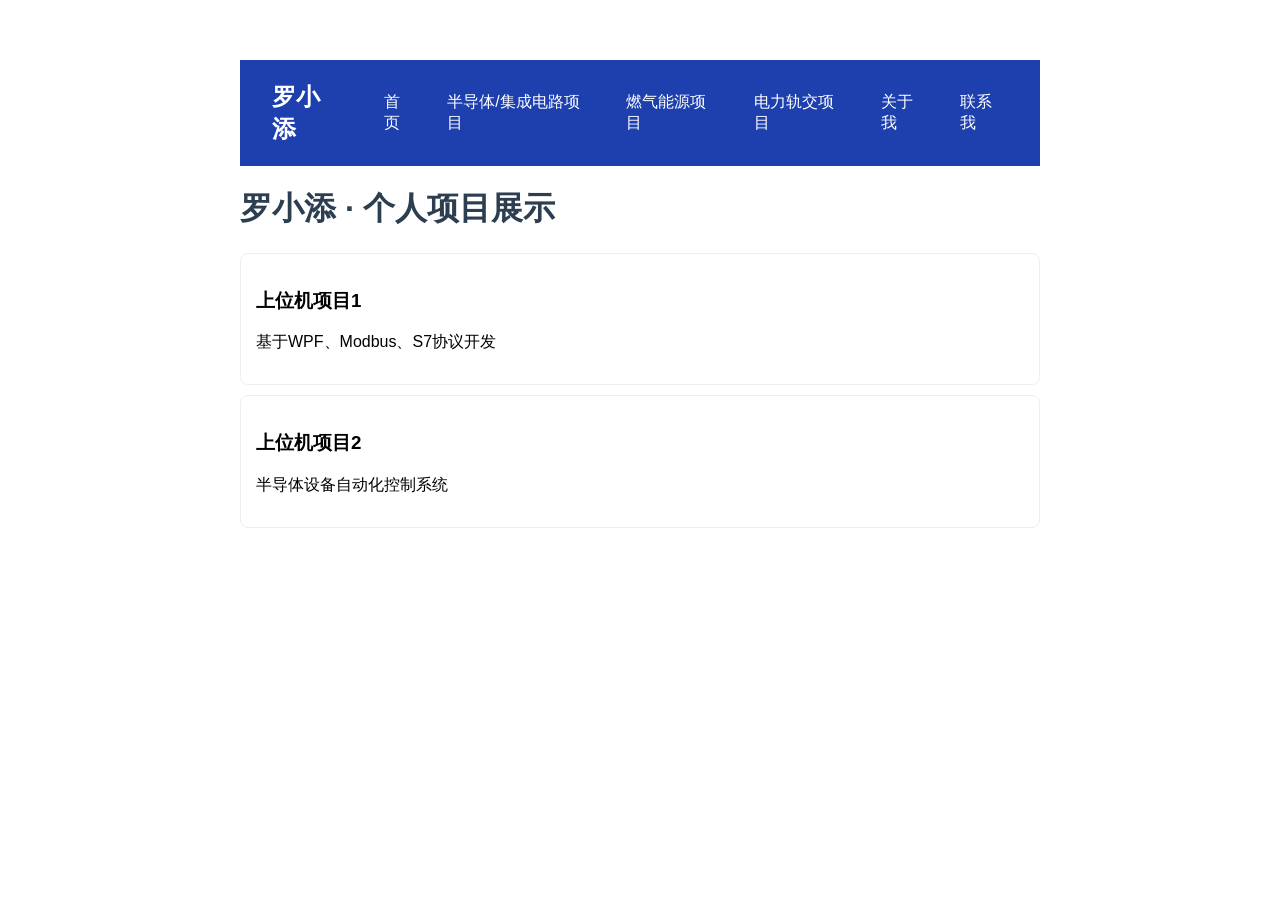
<file: index.html>
<!DOCTYPE html>
<html lang="zh-CN">
<head>
  <meta charset="UTF-8">
  <title>罗小添 - 个人项目展示</title>
  <!-- 在<head>标签里添加 -->
  <link rel="stylesheet" href="css/style.css">
  <style>
    body{font-family:Arial;margin:40px auto;max-width:800px;padding:20px;}
    h1{color:#2c3e50;}
    .project{border:1px solid #eee;padding:15px;margin:10px 0;border-radius:8px;}
  </style>
</head>
<body>
  <nav class="navbar">
  <div class="nav-container">
    <a href="index.html" class="nav-logo">罗小添</a>
    <ul class="nav-menu">
      <li><a href="index.html" class="nav-link">首页</a></li>
      <li><a href="projects.html" class="nav-link">半导体/集成电路项目</a></li>
      <li><a href="projects.html" class="nav-link">燃气能源项目</a></li>
      <li><a href="projects.html" class="nav-link">电力轨交项目</a></li>
      <li><a href="about.html" class="nav-link">关于我</a></li>
      <li><a href="contact.html" class="nav-link">联系我</a></li>
    </ul>
    <div class="hamburger">
      <span class="bar"></span>
      <span class="bar"></span>
      <span class="bar"></span>
    </div>
  </div>
</nav>
  <h1>罗小添 · 个人项目展示</h1>
  <div class="project">
    <h3>上位机项目1</h3>
    <p>基于WPF、Modbus、S7协议开发</p>
  </div>
  <div class="project">
    <h3>上位机项目2</h3>
    <p>半导体设备自动化控制系统</p>
  </div>
  <script src="js/main.js"></script>
</body>
</html>
</file>
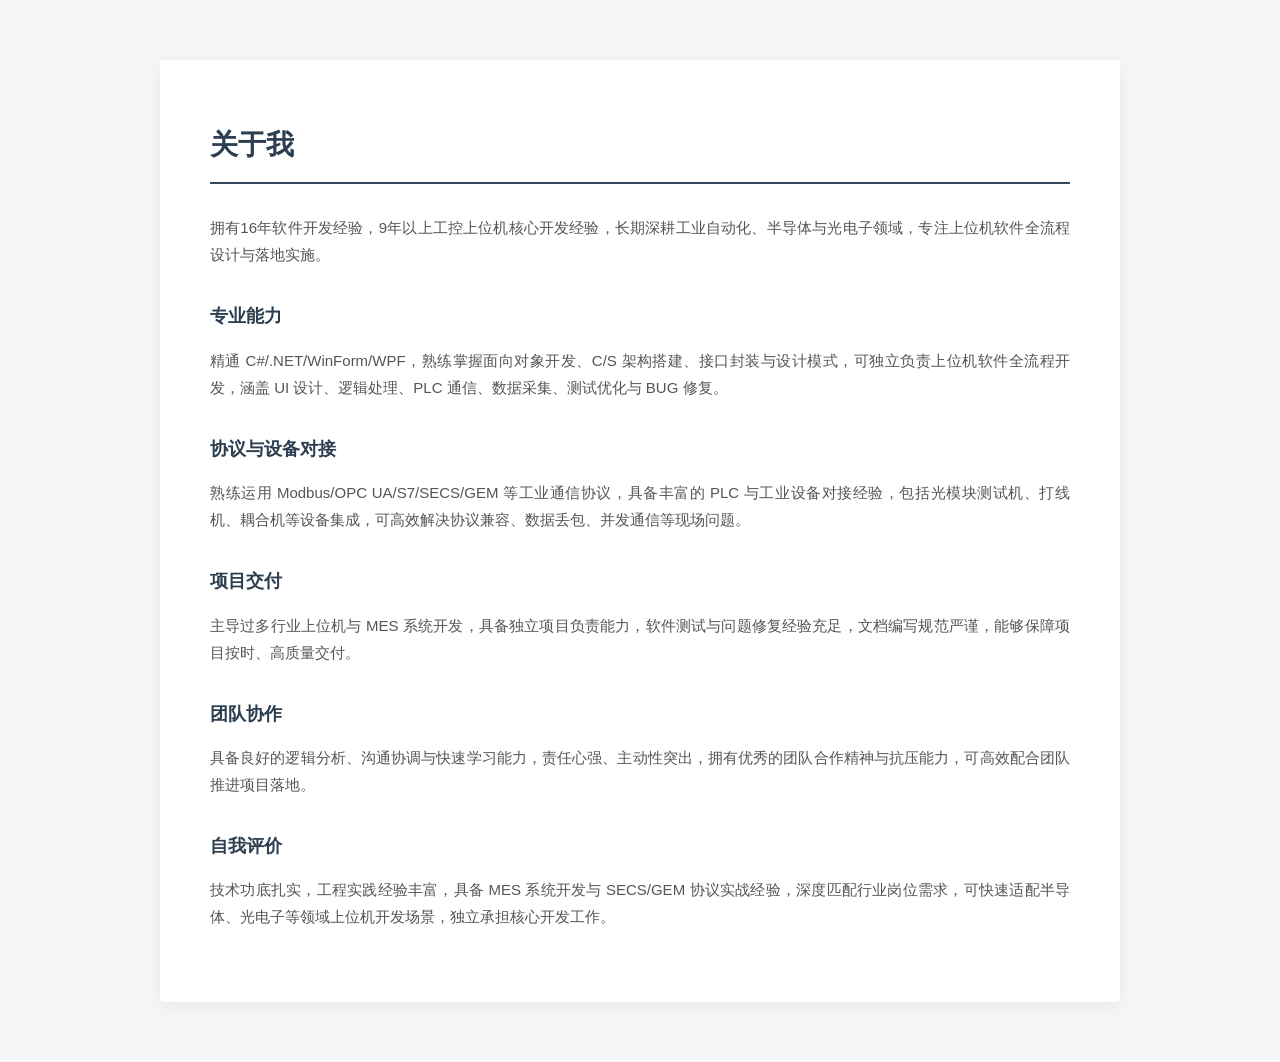
<file: about.html>
<!DOCTYPE html>
<html lang="zh-CN">
<head>
<meta charset="UTF-8">
<title>关于我 - 个人简介</title>
<meta name="viewport" content="width=device-width, initial-scale=1.0">
<style>
*{margin:0;padding:0;box-sizing:border-box;font-family:"Microsoft YaHei",sans-serif}
body{background:#f4f6f8;color:#333;line-height:1.8}
.container{max-width:960px;margin:60px auto;background:#fff;padding:60px 50px;border-radius:4px;box-shadow:0 4px 20px rgba(0,0,0,0.06)}
h1{font-size:28px;color:#2c3e50;margin-bottom:30px;border-bottom:2px solid #34495e;padding-bottom:12px}
h2{font-size:18px;color:#2c3e50;margin:32px 0 14px;font-weight:600}
p{font-size:15px;color:#555;margin-bottom:12px;text-align:justify}
</style>
</head>
<body>
<div class="container">
<h1>关于我</h1>
<p>拥有16年软件开发经验，9年以上工控上位机核心开发经验，长期深耕工业自动化、半导体与光电子领域，专注上位机软件全流程设计与落地实施。</p>

<h2>专业能力</h2>
<p>精通 C#/.NET/WinForm/WPF，熟练掌握面向对象开发、C/S 架构搭建、接口封装与设计模式，可独立负责上位机软件全流程开发，涵盖 UI 设计、逻辑处理、PLC 通信、数据采集、测试优化与 BUG 修复。</p>

<h2>协议与设备对接</h2>
<p>熟练运用 Modbus/OPC UA/S7/SECS/GEM 等工业通信协议，具备丰富的 PLC 与工业设备对接经验，包括光模块测试机、打线机、耦合机等设备集成，可高效解决协议兼容、数据丢包、并发通信等现场问题。</p>

<h2>项目交付</h2>
<p>主导过多行业上位机与 MES 系统开发，具备独立项目负责能力，软件测试与问题修复经验充足，文档编写规范严谨，能够保障项目按时、高质量交付。</p>

<h2>团队协作</h2>
<p>具备良好的逻辑分析、沟通协调与快速学习能力，责任心强、主动性突出，拥有优秀的团队合作精神与抗压能力，可高效配合团队推进项目落地。</p>

<h2>自我评价</h2>
<p>技术功底扎实，工程实践经验丰富，具备 MES 系统开发与 SECS/GEM 协议实战经验，深度匹配行业岗位需求，可快速适配半导体、光电子等领域上位机开发场景，独立承担核心开发工作。</p>
</div>
</body>
</html>
</file>
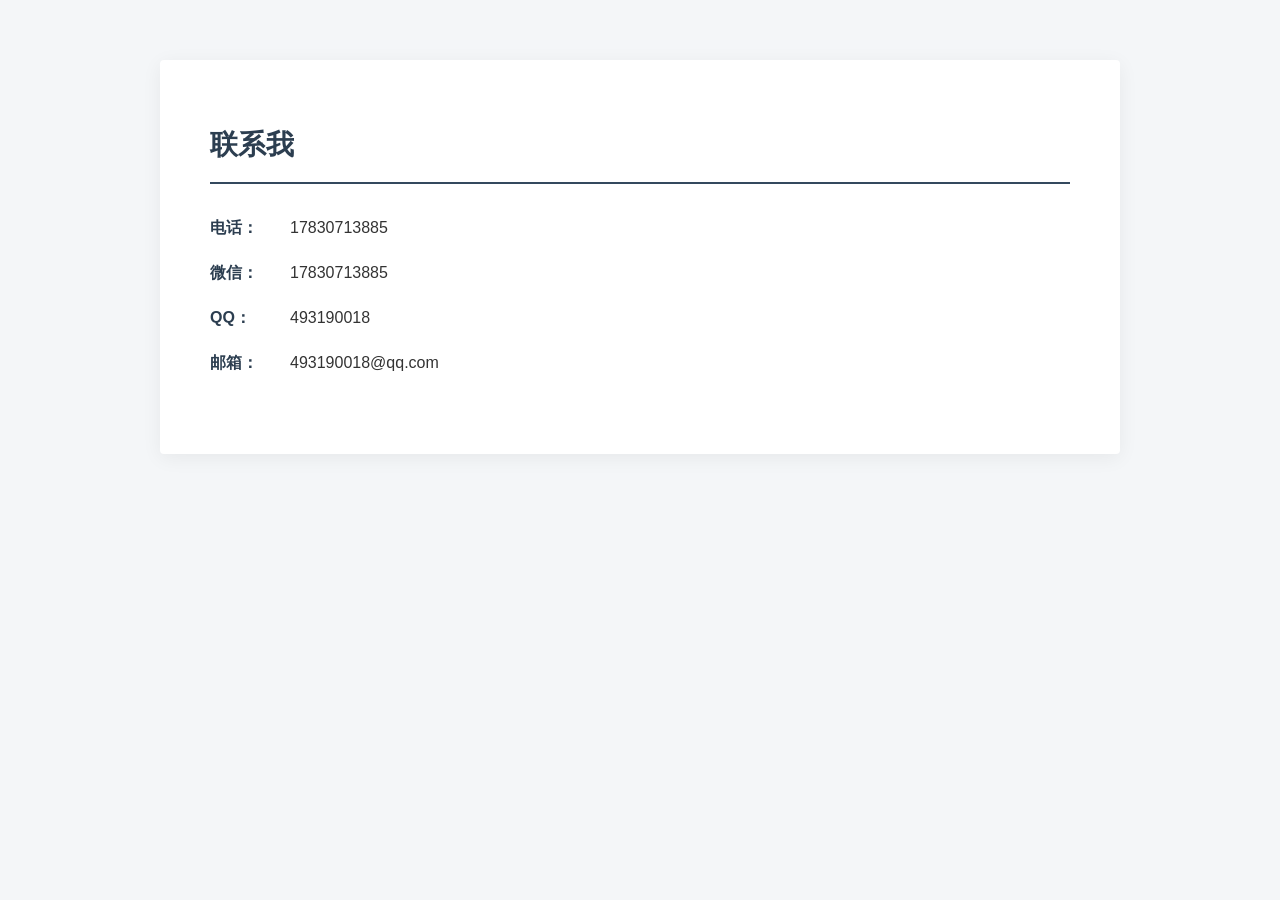
<file: contact.html>
<!DOCTYPE html>
<html lang="zh-CN">
<head>
<meta charset="UTF-8">
<title>联系我</title>
<meta name="viewport" content="width=device-width, initial-scale=1.0">
<style>
*{margin:0;padding:0;box-sizing:border-box;font-family:"Microsoft YaHei",sans-serif}
body{background:#f4f6f8;color:#333;line-height:1.8}
.container{max-width:960px;margin:60px auto;background:#fff;padding:60px 50px;border-radius:4px;box-shadow:0 4px 20px rgba(0,0,0,0.06)}
h1{font-size:28px;color:#2c3e50;margin-bottom:30px;border-bottom:2px solid #34495e;padding-bottom:12px}
.contact-item{font-size:16px;color:#333;margin:16px 0}
.contact-label{display:inline-block;width:80px;font-weight:600;color:#2c3e50}
</style>
</head>
<body>
<div class="container">
    <h1>联系我</h1>

    <div class="contact-item">
        <span class="contact-label">电话：</span>17830713885
    </div>
    <div class="contact-item">
        <span class="contact-label">微信：</span>17830713885
    </div>
    <div class="contact-item">
        <span class="contact-label">QQ：</span>493190018
    </div>
    <div class="contact-item">
        <span class="contact-label">邮箱：</span>493190018@qq.com
    </div>
</div>
</body>
</html>
</file>
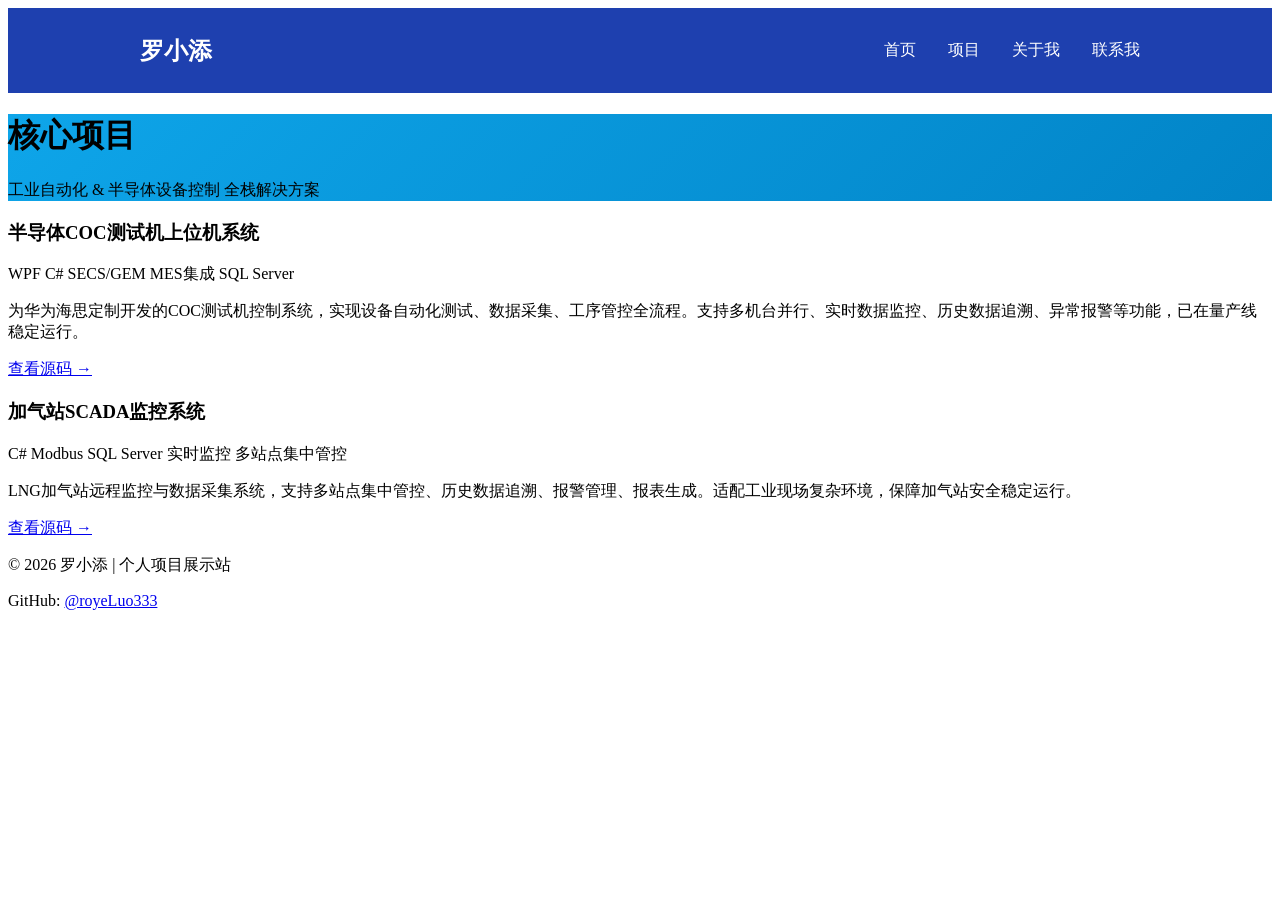
<file: projects.html>
<!DOCTYPE html>
<html lang="zh-CN">
<head>
  <meta charset="UTF-8">
  <meta name="viewport" content="width=device-width, initial-scale=1.0">
  <title>项目展示 | 罗小添 上位机工程师</title>
  <link rel="stylesheet" href="css/style.css">
</head>
<body>
  <!-- 导航栏（和首页完全一致，保证全站统一） -->
  <nav class="navbar">
    <div class="nav-container">
      <a href="index.html" class="nav-logo">罗小添</a>
      <ul class="nav-menu">
        <li><a href="index.html" class="nav-link">首页</a></li>
        <li><a href="projects.html" class="nav-link">项目</a></li>
        <li><a href="about.html" class="nav-link">关于我</a></li>
        <li><a href="contact.html" class="nav-link">联系我</a></li>
      </ul>
      <div class="hamburger">
        <span class="bar"></span>
        <span class="bar"></span>
        <span class="bar"></span>
      </div>
    </div>
  </nav>

  <div class="container">
    <header style="background: linear-gradient(135deg, #0ea5e9 0%, #0284c7 100%);">
      <h1>核心项目</h1>
      <p class="subtitle">工业自动化 & 半导体设备控制 全栈解决方案</p>
    </header>

    <section class="section">
      <div class="project">
        <h3>半导体COC测试机上位机系统</h3>
        <div class="tech-stack">
          <span class="tag">WPF</span>
          <span class="tag">C#</span>
          <span class="tag">SECS/GEM</span>
          <span class="tag">MES集成</span>
          <span class="tag">SQL Server</span>
        </div>
        <p>为华为海思定制开发的COC测试机控制系统，实现设备自动化测试、数据采集、工序管控全流程。支持多机台并行、实时数据监控、历史数据追溯、异常报警等功能，已在量产线稳定运行。</p>
        <a href="https://github.com/royeLuo333" target="_blank">查看源码 →</a>
      </div>

      <div class="project">
        <h3>加气站SCADA监控系统</h3>
        <div class="tech-stack">
          <span class="tag">C#</span>
          <span class="tag">Modbus</span>
          <span class="tag">SQL Server</span>
          <span class="tag">实时监控</span>
          <span class="tag">多站点集中管控</span>
        </div>
        <p>LNG加气站远程监控与数据采集系统，支持多站点集中管控、历史数据追溯、报警管理、报表生成。适配工业现场复杂环境，保障加气站安全稳定运行。</p>
        <a href="https://github.com/royeLuo333" target="_blank">查看源码 →</a>
      </div>

      <!-- 可无限添加更多项目 -->
    </section>
  </div>

  <footer>
    <p>© 2026 罗小添 | 个人项目展示站</p>
    <p>GitHub: <a href="https://github.com/royeLuo333" target="_blank">@royeLuo333</a></p>
  </footer>

  <script src="js/main.js"></script>
</body>
</html>
</file>
<file: css/style.css>
/* 导航栏样式 */
.navbar {
  background: #1e40af;
  padding: 1rem 0;
  position: sticky;
  top: 0;
  z-index: 100;
}
.nav-container {
  max-width: 1000px;
  margin: 0 auto;
  display: flex;
  justify-content: space-between;
  align-items: center;
  padding: 0 2rem;
}
.nav-logo {
  color: white;
  font-size: 1.5rem;
  font-weight: bold;
  text-decoration: none;
}
.nav-menu {
  display: flex;
  list-style: none;
  gap: 2rem;
}
.nav-link {
  color: white;
  text-decoration: none;
  font-weight: 500;
  transition: opacity 0.2s;
}
.nav-link:hover {
  opacity: 0.8;
}
.hamburger {
  display: none;
  cursor: pointer;
}
.bar {
  display: block;
  width: 25px;
  height: 3px;
  margin: 5px auto;
  background: white;
  transition: all 0.3s ease;
}

/* 响应式适配（手机端） */
@media (max-width: 768px) {
  .hamburger {
    display: block;
  }
  .nav-menu {
    position: fixed;
    left: -100%;
    top: 70px;
    flex-direction: column;
    background: #1e40af;
    width: 100%;
    text-align: center;
    transition: 0.3s;
    padding: 1rem 0;
  }
  .nav-menu.active {
    left: 0;
  }
  .nav-link {
    padding: 1rem 0;
    display: block;
  }
  h1 {
    font-size: 2rem;
  }
  .container {
    padding: 1rem;
  }
}
</file>
